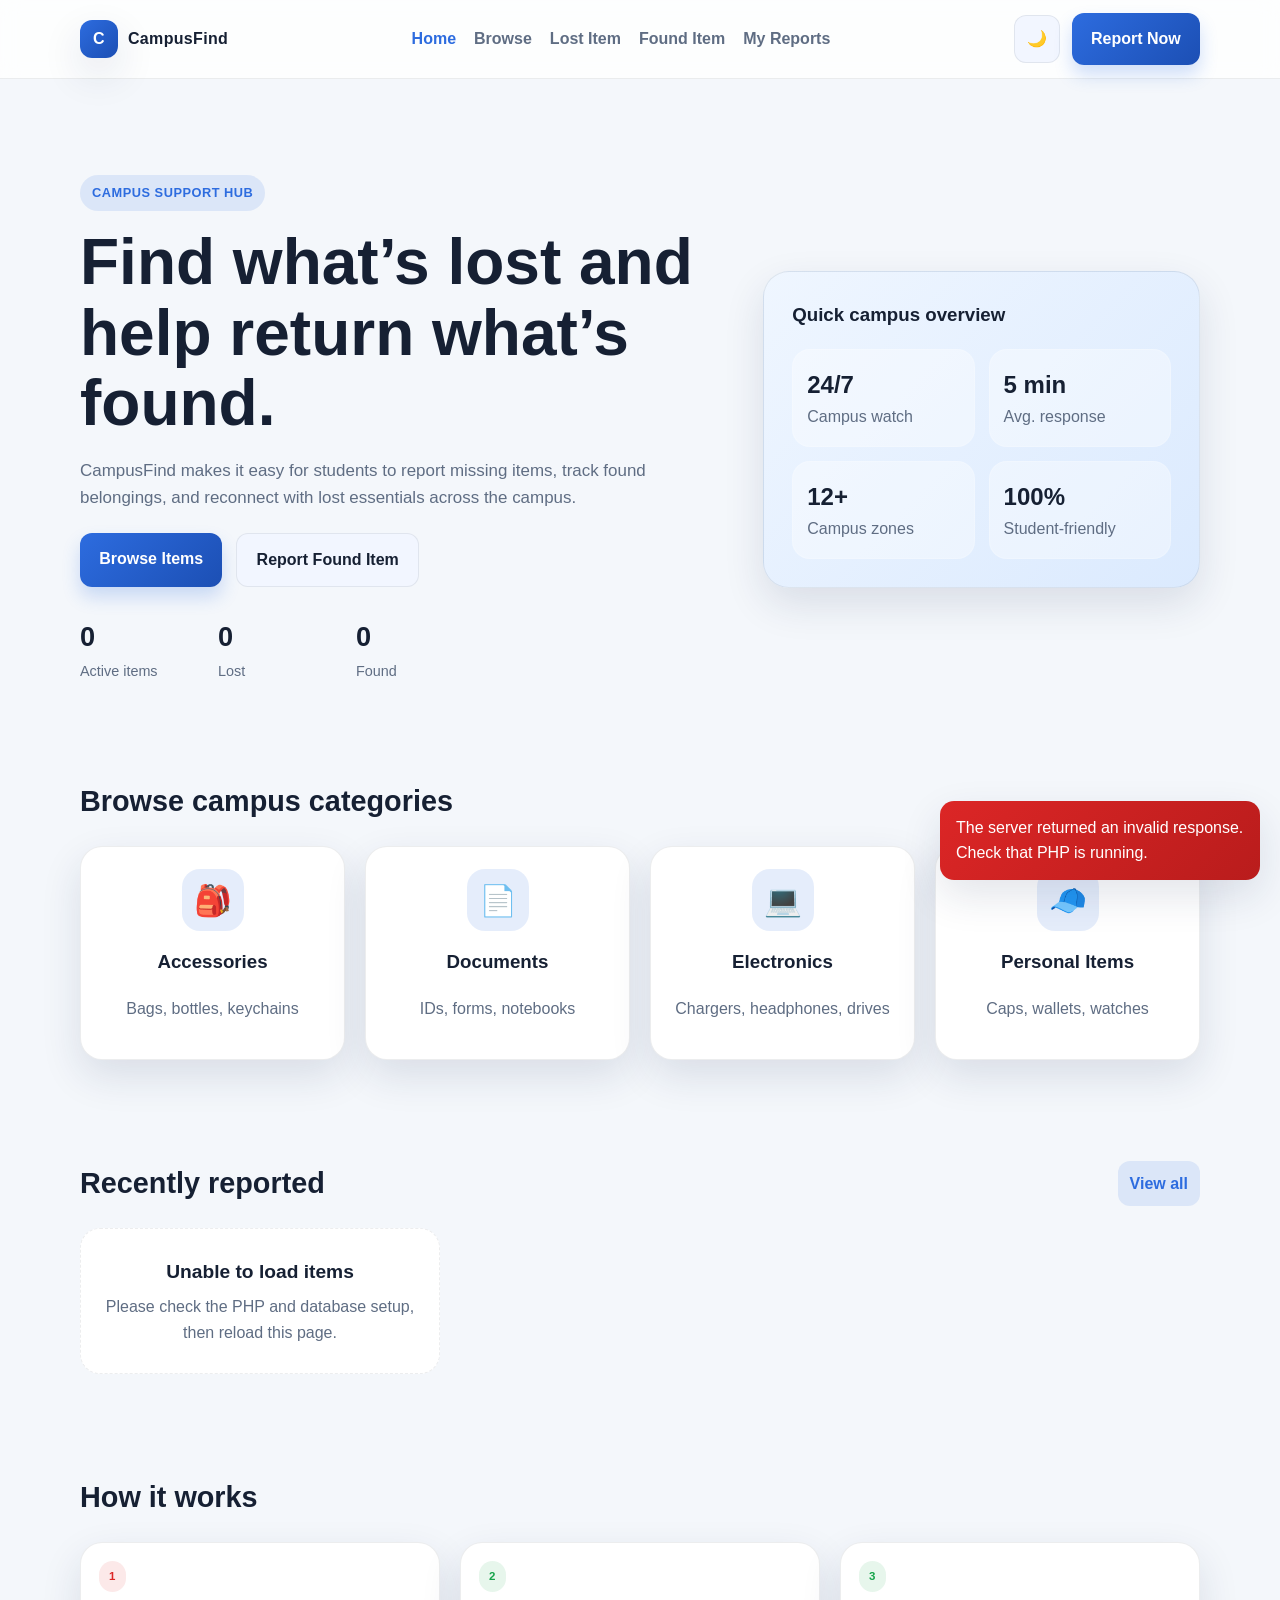
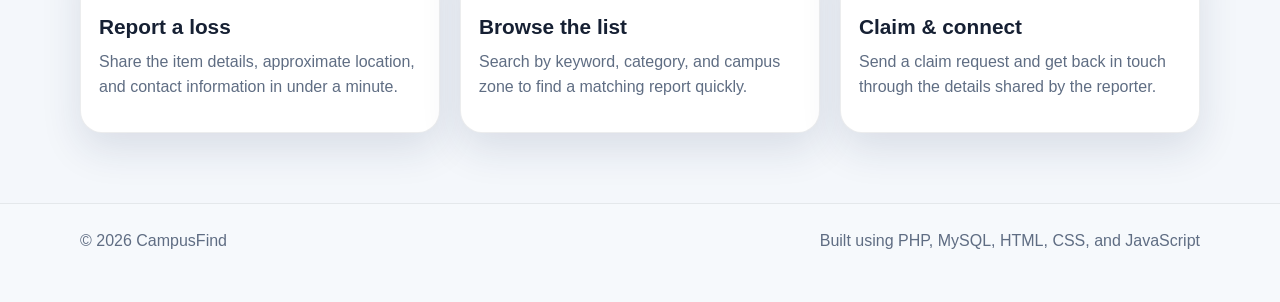
<file: CampusFind/index.html>
<!DOCTYPE html>
<html lang="en">
  <head>
    <meta charset="UTF-8" />
    <meta name="viewport" content="width=device-width, initial-scale=1.0" />
    <title>CampusFind | Lost & Found</title>
    <link rel="stylesheet" href="assets/css/styles.css" />
  </head>
  <body data-page="home">
    <header class="site-header">
      <div class="container nav">
        <a href="index.html" class="brand">
          <span class="brand-mark">C</span>
          <span>CampusFind</span>
        </a>

        <button class="nav-toggle" aria-label="Open menu">☰</button>

        <nav class="nav-links" aria-label="Main navigation">
          <a href="index.html" class="active">Home</a>
          <a href="browse.html">Browse</a>
          <a href="report-lost.html">Lost Item</a>
          <a href="report-found.html">Found Item</a>
          <a href="my-reports.html">My Reports</a>
        </nav>

        <div class="header-actions">
          <button class="theme-toggle" type="button" data-theme-toggle aria-label="Toggle theme">🌙</button>
          <a href="report-lost.html" class="primary-btn">Report Now</a>
        </div>
      </div>
    </header>

    <main>
      <section class="hero">
        <div class="container hero-grid">
          <div class="hero-copy">
            <span class="eyebrow">Campus support hub</span>
            <h1>Find what’s lost and help return what’s found.</h1>
            <p>
              CampusFind makes it easy for students to report missing items, track found belongings,
              and reconnect with lost essentials across the campus.
            </p>
            <div class="action-row">
              <a href="browse.html" class="primary-btn">Browse Items</a>
              <a href="report-found.html" class="secondary-btn">Report Found Item</a>
            </div>
            <div class="kpis">
              <div class="kpi">
                <span class="value" id="total-items">0</span>
                <span class="label">Active items</span>
              </div>
              <div class="kpi">
                <span class="value" id="lost-items">0</span>
                <span class="label">Lost</span>
              </div>
              <div class="kpi">
                <span class="value" id="found-items">0</span>
                <span class="label">Found</span>
              </div>
            </div>
          </div>

          <div class="hero-card">
            <h3>Quick campus overview</h3>
            <div class="stats-panel">
              <div class="stat-box">
                <strong>24/7</strong>
                <span class="muted">Campus watch</span>
              </div>
              <div class="stat-box">
                <strong>5 min</strong>
                <span class="muted">Avg. response</span>
              </div>
              <div class="stat-box">
                <strong>12+</strong>
                <span class="muted">Campus zones</span>
              </div>
              <div class="stat-box">
                <strong>100%</strong>
                <span class="muted">Student-friendly</span>
              </div>
            </div>
          </div>
        </div>
      </section>

      <section class="section">
        <div class="container">
          <div class="section-header">
            <h2>Browse campus categories</h2>
          </div>
          <div class="category-grid">
            <article class="category-card">
              <div class="category-icon">🎒</div>
              <h3>Accessories</h3>
              <p class="muted">Bags, bottles, keychains</p>
            </article>
            <article class="category-card">
              <div class="category-icon">📄</div>
              <h3>Documents</h3>
              <p class="muted">IDs, forms, notebooks</p>
            </article>
            <article class="category-card">
              <div class="category-icon">💻</div>
              <h3>Electronics</h3>
              <p class="muted">Chargers, headphones, drives</p>
            </article>
            <article class="category-card">
              <div class="category-icon">🧢</div>
              <h3>Personal Items</h3>
              <p class="muted">Caps, wallets, watches</p>
            </article>
          </div>
        </div>
      </section>

      <section class="section">
        <div class="container">
          <div class="section-header">
            <h2>Recently reported</h2>
            <a class="inline-action" href="browse.html">View all</a>
          </div>
          <div id="featured-items" class="featured-grid"></div>
        </div>
      </section>

      <section class="section">
        <div class="container">
          <div class="section-header">
            <h2>How it works</h2>
          </div>
          <div class="report-grid">
            <article class="report-card">
              <div class="card-top">
                <span class="badge lost">1</span>
              </div>
              <div class="card-body">
                <h3>Report a loss</h3>
                <p>Share the item details, approximate location, and contact information in under a minute.</p>
              </div>
            </article>
            <article class="report-card">
              <div class="card-top">
                <span class="badge found">2</span>
              </div>
              <div class="card-body">
                <h3>Browse the list</h3>
                <p>Search by keyword, category, and campus zone to find a matching report quickly.</p>
              </div>
            </article>
            <article class="report-card">
              <div class="card-top">
                <span class="badge found">3</span>
              </div>
              <div class="card-body">
                <h3>Claim & connect</h3>
                <p>Send a claim request and get back in touch through the details shared by the reporter.</p>
              </div>
            </article>
          </div>
        </div>
      </section>
    </main>

    <footer>
      <div class="container footer-inner">
        <span>© 2026 CampusFind</span>
        <span>Built using PHP, MySQL, HTML, CSS, and JavaScript</span>
      </div>
    </footer>

    <script src="assets/js/app.js"></script>
  </body>
</html>
</file>
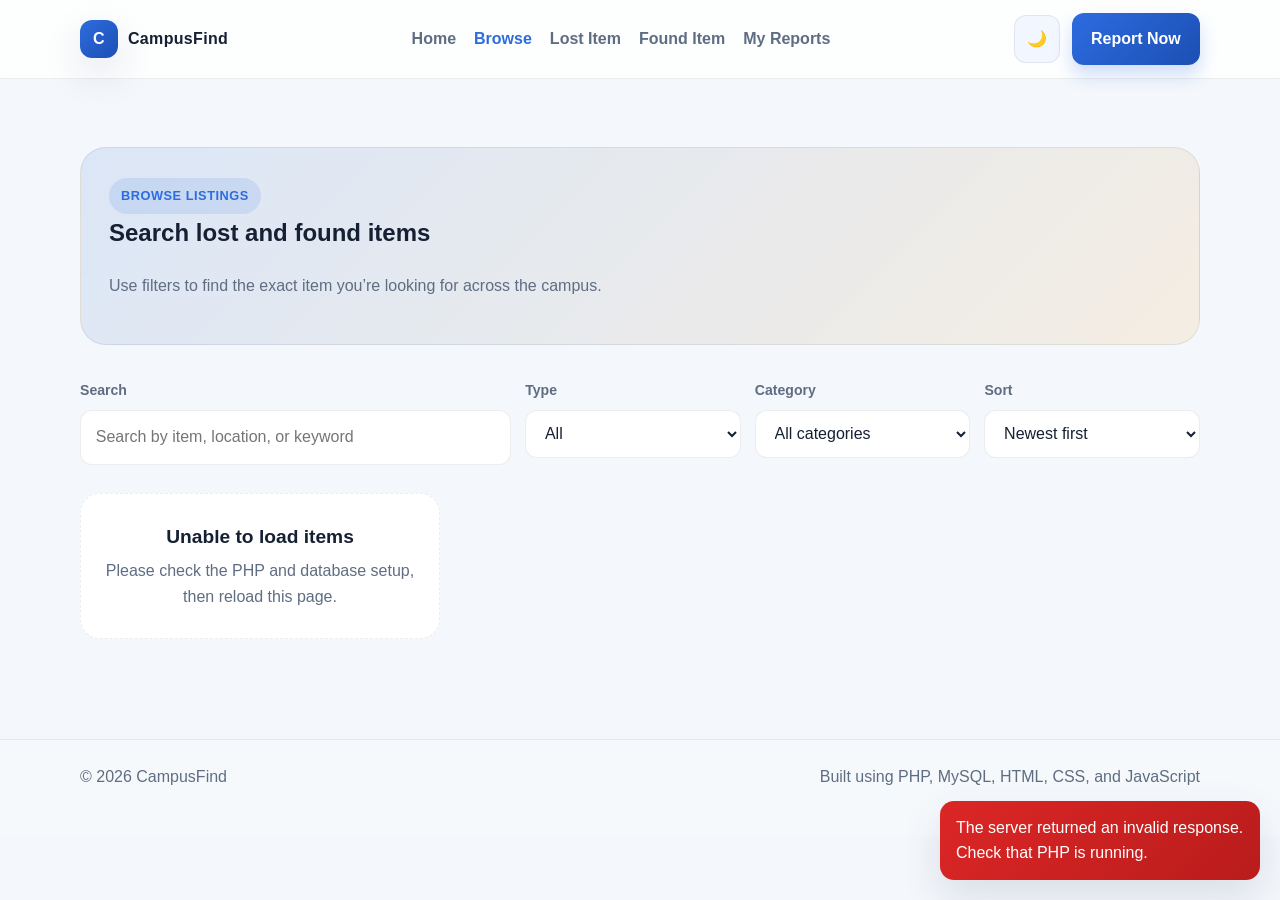
<file: CampusFind/browse.html>
<!DOCTYPE html>
<html lang="en">
  <head>
    <meta charset="UTF-8" />
    <meta name="viewport" content="width=device-width, initial-scale=1.0" />
    <title>Browse Items | CampusFind</title>
    <link rel="stylesheet" href="assets/css/styles.css" />
  </head>
  <body data-page="browse">
    <header class="site-header">
      <div class="container nav">
        <a href="index.html" class="brand">
          <span class="brand-mark">C</span>
          <span>CampusFind</span>
        </a>

        <button class="nav-toggle" aria-label="Open menu">☰</button>

        <nav class="nav-links" aria-label="Main navigation">
          <a href="index.html">Home</a>
          <a href="browse.html" class="active">Browse</a>
          <a href="report-lost.html">Lost Item</a>
          <a href="report-found.html">Found Item</a>
          <a href="my-reports.html">My Reports</a>
        </nav>

        <div class="header-actions">
          <button class="theme-toggle" type="button" data-theme-toggle aria-label="Toggle theme">🌙</button>
          <a href="report-lost.html" class="primary-btn">Report Now</a>
        </div>
      </div>
    </header>

    <main class="page-shell">
      <div class="container">
        <section class="page-banner">
          <div class="banner-shell">
            <span class="eyebrow">Browse listings</span>
            <h1>Search lost and found items</h1>
            <p class="muted">Use filters to find the exact item you’re looking for across the campus.</p>
          </div>
        </section>

        <div class="controls-row">
          <div class="field">
            <label for="search-input">Search</label>
            <input id="search-input" type="text" placeholder="Search by item, location, or keyword" />
          </div>

          <div class="field">
            <label for="type-filter">Type</label>
            <select id="type-filter">
              <option value="all">All</option>
              <option value="lost">Lost</option>
              <option value="found">Found</option>
            </select>
          </div>

          <div class="field">
            <label for="category-filter">Category</label>
            <select id="category-filter">
              <option value="all">All categories</option>
              <option value="Accessories">Accessories</option>
              <option value="Documents">Documents</option>
              <option value="Electronics">Electronics</option>
              <option value="Wallets">Wallets</option>
              <option value="Personal Items">Personal Items</option>
            </select>
          </div>

          <div class="field">
            <label for="sort-filter">Sort</label>
            <select id="sort-filter">
              <option value="newest">Newest first</option>
              <option value="oldest">Oldest first</option>
            </select>
          </div>
        </div>

        <div id="browse-grid" class="featured-grid"></div>
      </div>
    </main>

    <footer>
      <div class="container footer-inner">
        <span>© 2026 CampusFind</span>
        <span>Built using PHP, MySQL, HTML, CSS, and JavaScript</span>
      </div>
    </footer>

    <script src="assets/js/app.js"></script>
  </body>
</html>
</file>
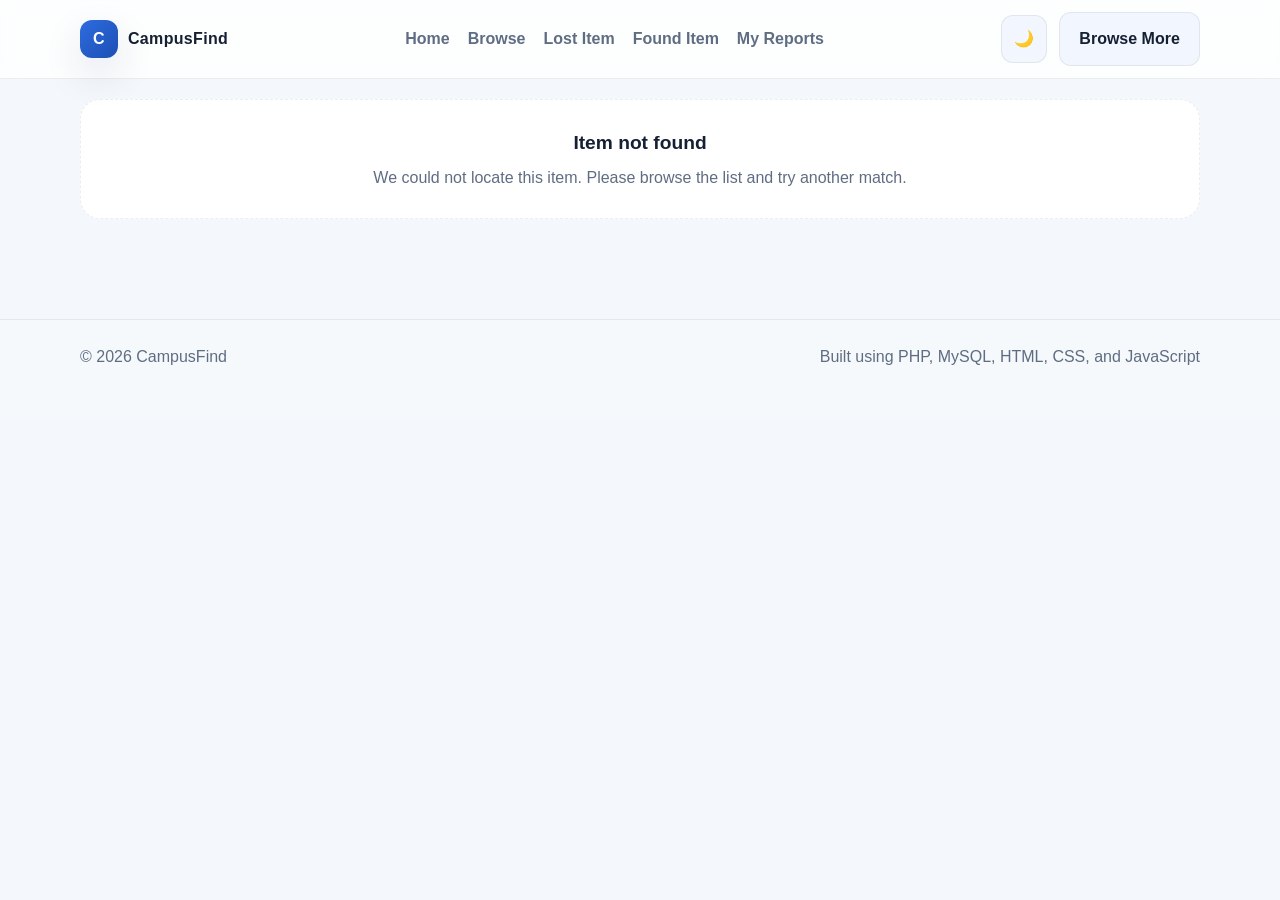
<file: CampusFind/item-details.html>
<!DOCTYPE html>
<html lang="en">
  <head>
    <meta charset="UTF-8" />
    <meta name="viewport" content="width=device-width, initial-scale=1.0" />
    <title>Item Details | CampusFind</title>
    <link rel="stylesheet" href="assets/css/styles.css" />
  </head>
  <body data-page="item-details">
    <header class="site-header">
      <div class="container nav">
        <a href="index.html" class="brand">
          <span class="brand-mark">C</span>
          <span>CampusFind</span>
        </a>

        <button class="nav-toggle" aria-label="Open menu">☰</button>

        <nav class="nav-links" aria-label="Main navigation">
          <a href="index.html">Home</a>
          <a href="browse.html">Browse</a>
          <a href="report-lost.html">Lost Item</a>
          <a href="report-found.html">Found Item</a>
          <a href="my-reports.html">My Reports</a>
        </nav>

        <div class="header-actions">
          <button class="theme-toggle" type="button" data-theme-toggle aria-label="Toggle theme">🌙</button>
          <a href="browse.html" class="secondary-btn">Browse More</a>
        </div>
      </div>
    </header>

    <main class="page-shell">
      <div class="container">
        <div id="item-details-container">
          <div class="detail-layout">
            <div class="item-hero">
              <div class="hero-top">
                <span id="detail-type" class="badge lost">LOST</span>
                <span class="muted">Item ID: #campus</span>
              </div>
              <h2 id="detail-title">Loading item...</h2>
              <p class="muted" id="detail-description">Please wait while the details are loaded.</p>

              <div class="meta-stack">
                <div class="meta-item">
                  <span>Category</span>
                  <strong id="detail-category">-</strong>
                </div>
                <div class="meta-item">
                  <span>Location</span>
                  <strong id="detail-location">-</strong>
                </div>
                <div class="meta-item">
                  <span>Date</span>
                  <strong id="detail-date">-</strong>
                </div>
              </div>
            </div>

            <aside>
              <div class="summary-card">
                <h3>Contact details</h3>
                <ul class="summary-list">
                  <li><span>Reporter</span><strong id="detail-reported-by">-</strong></li>
                  <li><span>Phone</span><strong id="detail-contact-phone">-</strong></li>
                  <li><span>Email</span><strong id="detail-contact-email">-</strong></li>
                </ul>
              </div>

              <div class="info-card" style="margin-top: 18px;">
                <h3>Claim request</h3>
                <p class="muted">Submit a request to contact the reporter directly.</p>
                <div class="claim-box">
                  <strong id="claim-count">0 requests</strong>
                </div>

                <form id="claim-form" class="claim-form" style="margin-top: 16px;">
                  <div class="field">
                    <label for="claim-name">Your name</label>
                    <input id="claim-name" type="text" placeholder="Your name" required />
                  </div>
                  <div class="field">
                    <label for="claim-phone">Phone number</label>
                    <input id="claim-phone" type="tel" placeholder="Contact number" required />
                  </div>
                  <div class="field">
                    <label for="claim-message">Message</label>
                    <textarea id="claim-message" placeholder="Tell them why this item belongs to you." required></textarea>
                  </div>
                  <button type="submit" class="primary-btn">Send Claim Request</button>
                </form>
              </div>
            </aside>
          </div>
        </div>
      </div>
    </main>

    <footer>
      <div class="container footer-inner">
        <span>© 2026 CampusFind</span>
        <span>Built using PHP, MySQL, HTML, CSS, and JavaScript</span>
      </div>
    </footer>

    <script src="assets/js/app.js"></script>
  </body>
</html>
</file>
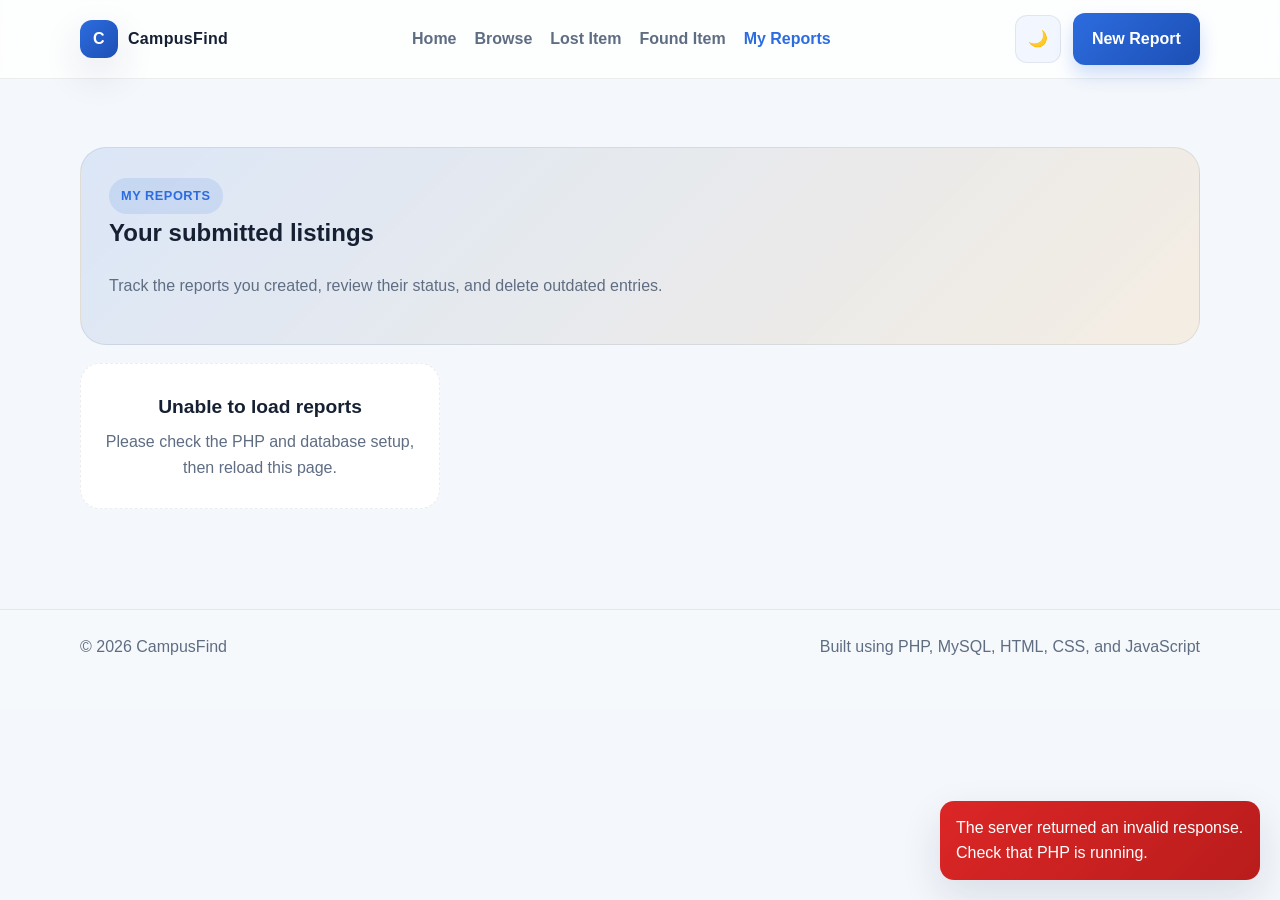
<file: CampusFind/my-reports.html>
<!DOCTYPE html>
<html lang="en">
  <head>
    <meta charset="UTF-8" />
    <meta name="viewport" content="width=device-width, initial-scale=1.0" />
    <title>My Reports | CampusFind</title>
    <link rel="stylesheet" href="assets/css/styles.css" />
  </head>
  <body data-page="my-reports">
    <header class="site-header">
      <div class="container nav">
        <a href="index.html" class="brand">
          <span class="brand-mark">C</span>
          <span>CampusFind</span>
        </a>

        <button class="nav-toggle" aria-label="Open menu">☰</button>

        <nav class="nav-links" aria-label="Main navigation">
          <a href="index.html">Home</a>
          <a href="browse.html">Browse</a>
          <a href="report-lost.html">Lost Item</a>
          <a href="report-found.html">Found Item</a>
          <a href="my-reports.html" class="active">My Reports</a>
        </nav>

        <div class="header-actions">
          <button class="theme-toggle" type="button" data-theme-toggle aria-label="Toggle theme">🌙</button>
          <a href="report-lost.html" class="primary-btn">New Report</a>
        </div>
      </div>
    </header>

    <main class="page-shell">
      <div class="container">
        <section class="page-banner">
          <div class="banner-shell">
            <span class="eyebrow">My reports</span>
            <h1>Your submitted listings</h1>
            <p class="muted">Track the reports you created, review their status, and delete outdated entries.</p>
          </div>
        </section>

        <div id="my-reports-list" class="report-grid"></div>
      </div>
    </main>

    <footer>
      <div class="container footer-inner">
        <span>© 2026 CampusFind</span>
        <span>Built using PHP, MySQL, HTML, CSS, and JavaScript</span>
      </div>
    </footer>

    <script src="assets/js/app.js"></script>
  </body>
</html>
</file>
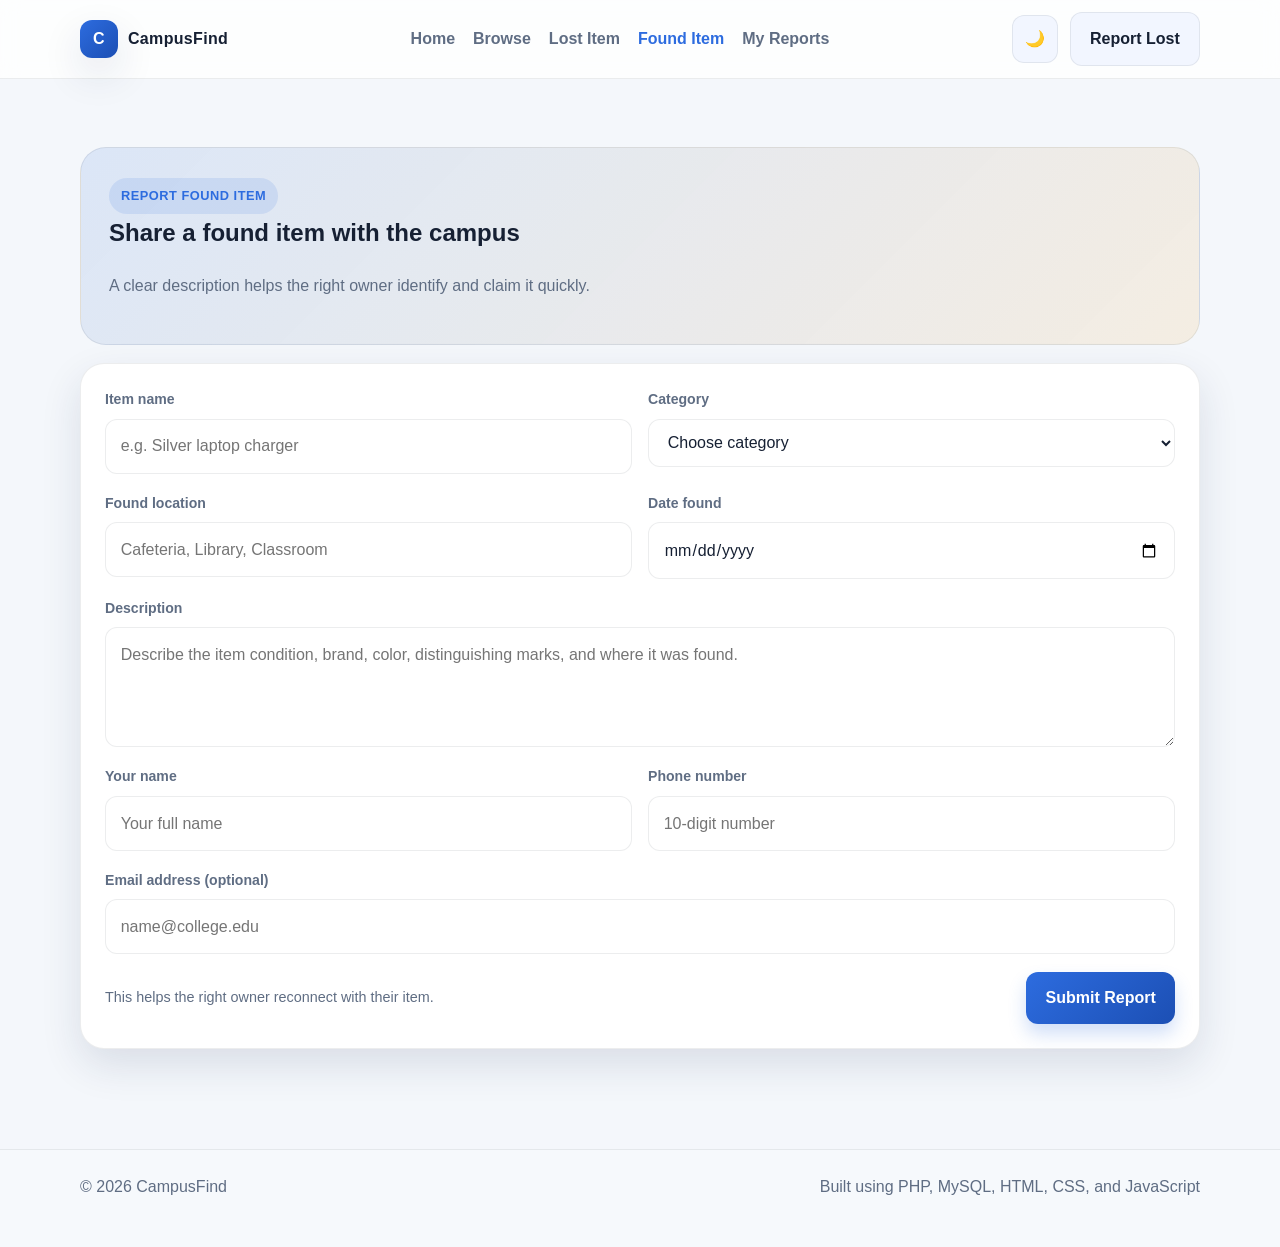
<file: CampusFind/report-found.html>
<!DOCTYPE html>
<html lang="en">
  <head>
    <meta charset="UTF-8" />
    <meta name="viewport" content="width=device-width, initial-scale=1.0" />
    <title>Report Found Item | CampusFind</title>
    <link rel="stylesheet" href="assets/css/styles.css" />
  </head>
  <body data-page="found-report">
    <header class="site-header">
      <div class="container nav">
        <a href="index.html" class="brand">
          <span class="brand-mark">C</span>
          <span>CampusFind</span>
        </a>

        <button class="nav-toggle" aria-label="Open menu">☰</button>

        <nav class="nav-links" aria-label="Main navigation">
          <a href="index.html">Home</a>
          <a href="browse.html">Browse</a>
          <a href="report-lost.html">Lost Item</a>
          <a href="report-found.html" class="active">Found Item</a>
          <a href="my-reports.html">My Reports</a>
        </nav>

        <div class="header-actions">
          <button class="theme-toggle" type="button" data-theme-toggle aria-label="Toggle theme">🌙</button>
          <a href="report-lost.html" class="secondary-btn">Report Lost</a>
        </div>
      </div>
    </header>

    <main class="page-shell">
      <div class="container">
        <section class="page-banner">
          <div class="banner-shell">
            <span class="eyebrow">Report found item</span>
            <h1>Share a found item with the campus</h1>
            <p class="muted">A clear description helps the right owner identify and claim it quickly.</p>
          </div>
        </section>

        <div class="form-card">
          <form id="report-form">
            <div class="form-grid">
              <div class="field">
                <label for="item-name">Item name</label>
                <input id="item-name" name="item-name" type="text" placeholder="e.g. Silver laptop charger" required />
              </div>

              <div class="field">
                <label for="item-category">Category</label>
                <select id="item-category" name="item-category" required>
                  <option value="">Choose category</option>
                  <option value="Accessories">Accessories</option>
                  <option value="Documents">Documents</option>
                  <option value="Electronics">Electronics</option>
                  <option value="Wallets">Wallets</option>
                  <option value="Personal Items">Personal Items</option>
                </select>
              </div>

              <div class="field">
                <label for="item-location">Found location</label>
                <input id="item-location" name="item-location" type="text" placeholder="Cafeteria, Library, Classroom" required />
              </div>

              <div class="field">
                <label for="item-date">Date found</label>
                <input id="item-date" name="item-date" type="date" required />
              </div>

              <div class="field full">
                <label for="item-description">Description</label>
                <textarea id="item-description" name="item-description" placeholder="Describe the item condition, brand, color, distinguishing marks, and where it was found." required></textarea>
              </div>

              <div class="field">
                <label for="contact-name">Your name</label>
                <input id="contact-name" name="contact-name" type="text" placeholder="Your full name" required />
              </div>

              <div class="field">
                <label for="contact-phone">Phone number</label>
                <input id="contact-phone" name="contact-phone" type="tel" placeholder="10-digit number" required />
              </div>

              <div class="field full">
                <label for="contact-email">Email address (optional)</label>
                <input id="contact-email" name="contact-email" type="email" placeholder="name@college.edu" />
              </div>
            </div>

            <div class="form-footer">
              <span class="subtle-text">This helps the right owner reconnect with their item.</span>
              <button type="submit" class="primary-btn">Submit Report</button>
            </div>
          </form>
        </div>
      </div>
    </main>

    <footer>
      <div class="container footer-inner">
        <span>© 2026 CampusFind</span>
        <span>Built using PHP, MySQL, HTML, CSS, and JavaScript</span>
      </div>
    </footer>

    <script src="assets/js/app.js"></script>
  </body>
</html>
</file>
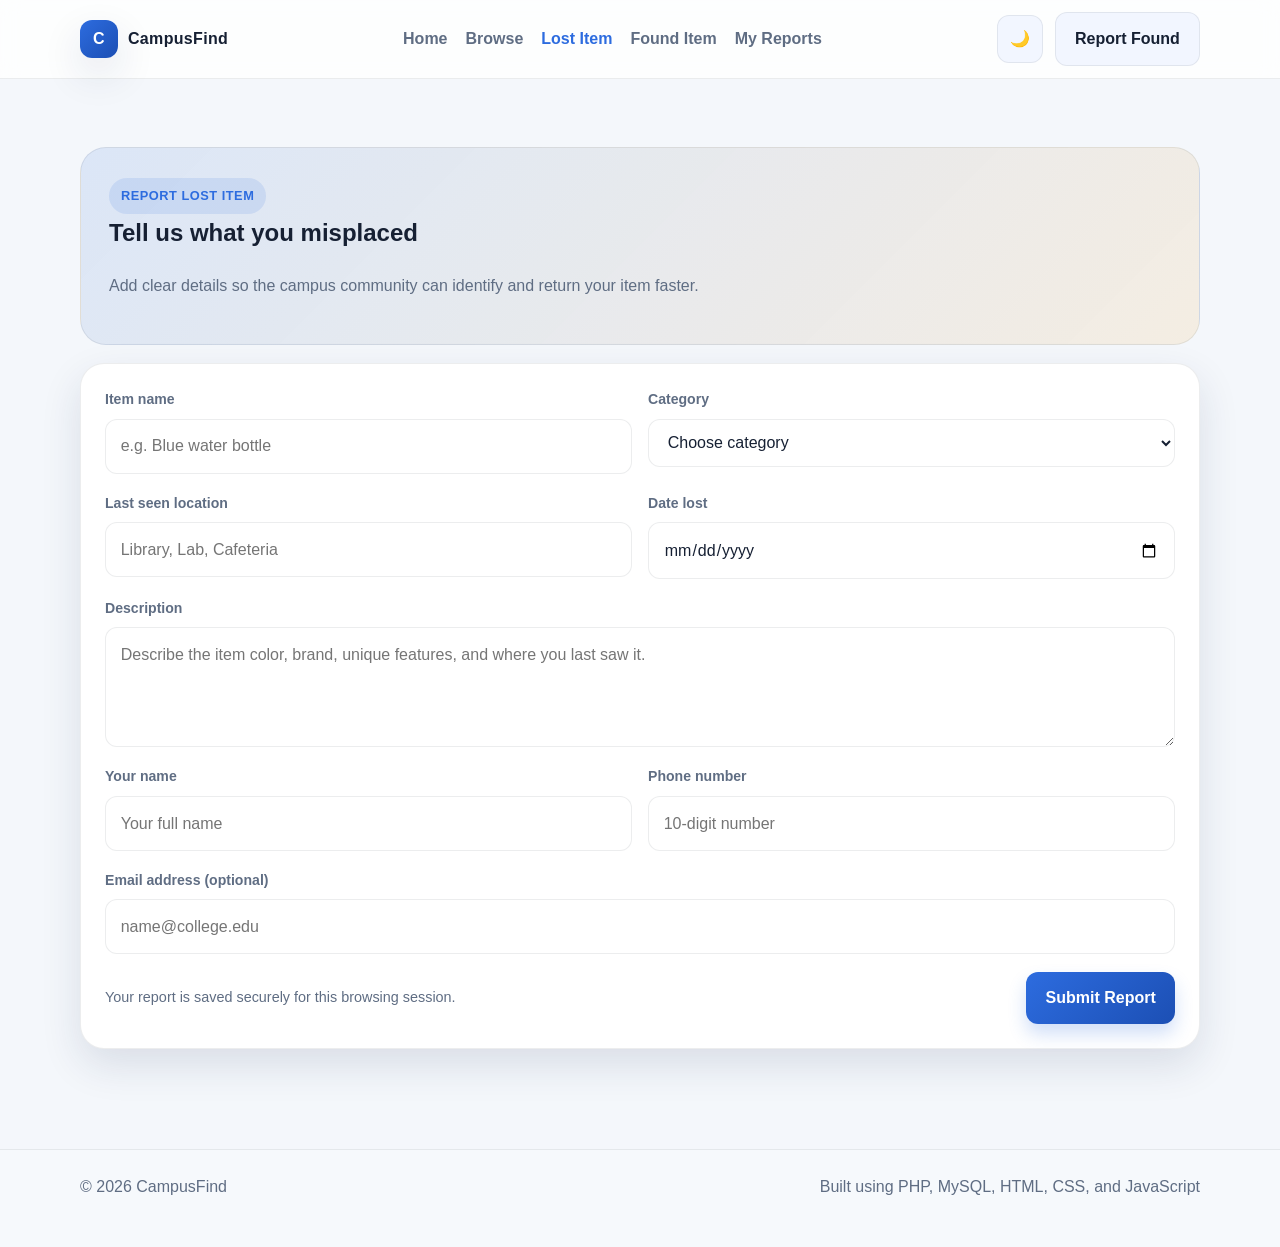
<file: CampusFind/report-lost.html>
<!DOCTYPE html>
<html lang="en">
  <head>
    <meta charset="UTF-8" />
    <meta name="viewport" content="width=device-width, initial-scale=1.0" />
    <title>Report Lost Item | CampusFind</title>
    <link rel="stylesheet" href="assets/css/styles.css" />
  </head>
  <body data-page="lost-report">
    <header class="site-header">
      <div class="container nav">
        <a href="index.html" class="brand">
          <span class="brand-mark">C</span>
          <span>CampusFind</span>
        </a>

        <button class="nav-toggle" aria-label="Open menu">☰</button>

        <nav class="nav-links" aria-label="Main navigation">
          <a href="index.html">Home</a>
          <a href="browse.html">Browse</a>
          <a href="report-lost.html" class="active">Lost Item</a>
          <a href="report-found.html">Found Item</a>
          <a href="my-reports.html">My Reports</a>
        </nav>

        <div class="header-actions">
          <button class="theme-toggle" type="button" data-theme-toggle aria-label="Toggle theme">🌙</button>
          <a href="report-found.html" class="secondary-btn">Report Found</a>
        </div>
      </div>
    </header>

    <main class="page-shell">
      <div class="container">
        <section class="page-banner">
          <div class="banner-shell">
            <span class="eyebrow">Report lost item</span>
            <h1>Tell us what you misplaced</h1>
            <p class="muted">Add clear details so the campus community can identify and return your item faster.</p>
          </div>
        </section>

        <div class="form-card">
          <form id="report-form">
            <div class="form-grid">
              <div class="field">
                <label for="item-name">Item name</label>
                <input id="item-name" name="item-name" type="text" placeholder="e.g. Blue water bottle" required />
              </div>

              <div class="field">
                <label for="item-category">Category</label>
                <select id="item-category" name="item-category" required>
                  <option value="">Choose category</option>
                  <option value="Accessories">Accessories</option>
                  <option value="Documents">Documents</option>
                  <option value="Electronics">Electronics</option>
                  <option value="Wallets">Wallets</option>
                  <option value="Personal Items">Personal Items</option>
                </select>
              </div>

              <div class="field">
                <label for="item-location">Last seen location</label>
                <input id="item-location" name="item-location" type="text" placeholder="Library, Lab, Cafeteria" required />
              </div>

              <div class="field">
                <label for="item-date">Date lost</label>
                <input id="item-date" name="item-date" type="date" required />
              </div>

              <div class="field full">
                <label for="item-description">Description</label>
                <textarea id="item-description" name="item-description" placeholder="Describe the item color, brand, unique features, and where you last saw it." required></textarea>
              </div>

              <div class="field">
                <label for="contact-name">Your name</label>
                <input id="contact-name" name="contact-name" type="text" placeholder="Your full name" required />
              </div>

              <div class="field">
                <label for="contact-phone">Phone number</label>
                <input id="contact-phone" name="contact-phone" type="tel" placeholder="10-digit number" required />
              </div>

              <div class="field full">
                <label for="contact-email">Email address (optional)</label>
                <input id="contact-email" name="contact-email" type="email" placeholder="name@college.edu" />
              </div>
            </div>

            <div class="form-footer">
              <span class="subtle-text">Your report is saved securely for this browsing session.</span>
              <button type="submit" class="primary-btn">Submit Report</button>
            </div>
          </form>
        </div>
      </div>
    </main>

    <footer>
      <div class="container footer-inner">
        <span>© 2026 CampusFind</span>
        <span>Built using PHP, MySQL, HTML, CSS, and JavaScript</span>
      </div>
    </footer>

    <script src="assets/js/app.js"></script>
  </body>
</html>
</file>
<file: CampusFind/assets/css/styles.css>
:root {
  --bg: #f4f7fb;
  --bg-soft: #eef4ff;
  --surface: #ffffff;
  --surface-alt: #f2f6ff;
  --primary: #2d6cdf;
  --primary-dark: #1c4fb4;
  --primary-soft: rgba(45, 108, 223, 0.12);
  --accent: #f59e0b;
  --success: #16a34a;
  --danger: #dc2626;
  --text: #162033;
  --muted: #5f6d83;
  --border: rgba(20, 27, 45, 0.08);
  --shadow: 0 16px 40px rgba(25, 43, 79, 0.12);
  --card-gradient: linear-gradient(135deg, #eff6ff 0%, #dbeafe 100%);
}

:root[data-theme='dark'] {
  --bg: #0d1321;
  --bg-soft: #111b2d;
  --surface: #141d2d;
  --surface-alt: #1a2940;
  --primary: #78a9ff;
  --primary-dark: #5a8ef0;
  --primary-soft: rgba(120, 169, 255, 0.12);
  --accent: #fbbf24;
  --success: #4ade80;
  --danger: #f87171;
  --text: #edf3ff;
  --muted: #b4bfd1;
  --border: rgba(255, 255, 255, 0.08);
  --shadow: 0 16px 40px rgba(2, 8, 18, 0.45);
  --card-gradient: linear-gradient(135deg, #101a2f 0%, #152745 100%);
}

* {
  box-sizing: border-box;
}

html {
  scroll-behavior: smooth;
}

body {
  margin: 0;
  font-family: 'Segoe UI', Tahoma, Geneva, Verdana, sans-serif;
  background: var(--bg);
  color: var(--text);
  line-height: 1.6;
}

a {
  color: inherit;
  text-decoration: none;
}

img {
  max-width: 100%;
  display: block;
}

button,
input,
select,
textarea {
  font: inherit;
}

button {
  cursor: pointer;
}

.container {
  width: min(1120px, calc(100% - 32px));
  margin: 0 auto;
}

.site-header {
  position: sticky;
  top: 0;
  z-index: 50;
  background: rgba(255, 255, 255, 0.8);
  backdrop-filter: blur(10px);
  border-bottom: 1px solid var(--border);
}

:root[data-theme='dark'] .site-header {
  background: rgba(13, 19, 33, 0.8);
}

.nav {
  display: flex;
  align-items: center;
  justify-content: space-between;
  min-height: 78px;
  gap: 20px;
}

.brand {
  display: inline-flex;
  align-items: center;
  gap: 10px;
  font-weight: 800;
  letter-spacing: 0.02em;
  color: var(--text);
}

.brand-mark {
  width: 38px;
  height: 38px;
  display: grid;
  place-items: center;
  background: linear-gradient(135deg, var(--primary), var(--primary-dark));
  color: white;
  border-radius: 12px;
  box-shadow: var(--shadow);
}

.nav-links {
  display: flex;
  align-items: center;
  gap: 18px;
}

.nav-links a {
  color: var(--muted);
  font-weight: 600;
  transition: color 0.2s ease;
}

.nav-links a:hover,
.nav-links a.active {
  color: var(--primary);
}

.header-actions {
  display: flex;
  align-items: center;
  gap: 12px;
}

.theme-toggle,
.icon-button,
.primary-btn,
.secondary-btn,
.filter-btn,
.inline-action {
  border: none;
  border-radius: 12px;
  transition: transform 0.2s ease, box-shadow 0.2s ease, opacity 0.2s ease;
}

.theme-toggle {
  background: var(--surface-alt);
  color: var(--text);
  padding: 10px 12px;
  border: 1px solid var(--border);
}

.primary-btn,
.secondary-btn,
.filter-btn,
.inline-action {
  padding: 0.82rem 1.2rem;
  font-weight: 700;
}

.primary-btn {
  background: linear-gradient(135deg, var(--primary), var(--primary-dark));
  color: white;
  box-shadow: 0 10px 18px rgba(45, 108, 223, 0.22);
}

.secondary-btn {
  background: var(--surface-alt);
  color: var(--text);
  border: 1px solid var(--border);
}

.primary-btn:hover,
.secondary-btn:hover,
.theme-toggle:hover,
.filter-btn:hover,
.inline-action:hover,
.icon-button:hover {
  transform: translateY(-1px);
}

.nav-toggle {
  display: none;
  background: var(--surface-alt);
  border: 1px solid var(--border);
  border-radius: 10px;
  color: var(--text);
  padding: 8px 10px;
}

.hero {
  padding: 72px 0 40px;
}

.hero-grid {
  display: grid;
  grid-template-columns: 1.2fr 0.8fr;
  gap: 28px;
  align-items: center;
}

.hero-copy {
  padding: 24px 0;
}

.eyebrow {
  display: inline-flex;
  align-items: center;
  gap: 8px;
  padding: 8px 12px;
  border-radius: 999px;
  background: var(--primary-soft);
  color: var(--primary);
  font-weight: 700;
  font-size: 0.8rem;
  letter-spacing: 0.04em;
  text-transform: uppercase;
}

h1,
h2,
h3,
h4,
p {
  margin-top: 0;
}

.hero-copy h1 {
  font-size: clamp(2.3rem, 5vw, 4rem);
  line-height: 1.1;
  margin: 16px 0 18px;
}

.hero-copy p {
  color: var(--muted);
  font-size: 1.06rem;
  max-width: 62ch;
  margin-bottom: 22px;
}

.action-row {
  display: flex;
  flex-wrap: wrap;
  gap: 14px;
  margin-bottom: 28px;
}

.kpis {
  display: flex;
  flex-wrap: wrap;
  gap: 18px;
}

.kpi {
  min-width: 120px;
}

.kpi .value {
  display: block;
  font-size: 1.7rem;
  font-weight: 800;
  color: var(--text);
}

.kpi .label {
  color: var(--muted);
  font-size: 0.9rem;
}

.hero-card {
  background: var(--card-gradient);
  border: 1px solid var(--border);
  border-radius: 26px;
  padding: 28px;
  box-shadow: var(--shadow);
}

.stats-panel {
  display: grid;
  grid-template-columns: repeat(2, minmax(120px, 1fr));
  gap: 14px;
  margin-top: 18px;
}

.stat-box {
  background: rgba(255, 255, 255, 0.38);
  border-radius: 18px;
  padding: 16px 14px;
  border: 1px solid rgba(255, 255, 255, 0.18);
}

.stat-box strong {
  font-size: 1.5rem;
  display: block;
}

.section {
  padding: 30px 0 70px;
}

.section-header {
  display: flex;
  align-items: end;
  justify-content: space-between;
  gap: 20px;
  margin-bottom: 22px;
}

.section-header h2 {
  font-size: clamp(1.8rem, 2vw, 2.5rem);
  margin-bottom: 0;
}

.muted {
  color: var(--muted);
}

.card-grid,
.featured-grid,
.category-grid,
.report-grid {
  display: grid;
  gap: 20px;
}

.category-grid {
  grid-template-columns: repeat(4, minmax(190px, 1fr));
}

.category-card,
.featured-card,
.report-card,
.item-card,
.info-card,
.summary-card {
  background: var(--surface);
  border: 1px solid var(--border);
  border-radius: 22px;
  box-shadow: var(--shadow);
}

.category-card {
  padding: 22px 18px;
  text-align: center;
}

.category-icon {
  width: 62px;
  height: 62px;
  margin: 0 auto 16px;
  border-radius: 18px;
  display: grid;
  place-items: center;
  font-size: 1.9rem;
  background: var(--primary-soft);
  color: var(--primary);
}

.featured-grid,
.report-grid {
  grid-template-columns: repeat(3, minmax(220px, 1fr));
}

.featured-card,
.report-card {
  overflow: hidden;
}

.card-top {
  display: flex;
  align-items: center;
  justify-content: space-between;
  gap: 10px;
  padding: 18px 18px 8px;
}

.badge {
  display: inline-flex;
  align-items: center;
  justify-content: center;
  padding: 6px 10px;
  border-radius: 999px;
  font-size: 0.72rem;
  font-weight: 800;
  letter-spacing: 0.03em;
  text-transform: uppercase;
}

.badge.lost {
  background: rgba(220, 38, 38, 0.1);
  color: var(--danger);
}

.badge.found {
  background: rgba(22, 163, 74, 0.1);
  color: var(--success);
}

.card-top .date {
  color: var(--muted);
  font-size: 0.8rem;
}

.item-card {
  padding: 18px;
}

.card-body {
  padding: 0 18px 18px;
}

.item-card h3,
.featured-card h3,
.report-card h3 {
  margin: 10px 0 6px;
  font-size: 1.3rem;
}

.meta-row {
  display: flex;
  flex-wrap: wrap;
  gap: 8px 12px;
  color: var(--muted);
  font-size: 0.82rem;
  margin-bottom: 10px;
}

.meta-pill {
  display: inline-flex;
  align-items: center;
  gap: 6px;
  padding: 5px 8px;
  border-radius: 999px;
  background: var(--surface-alt);
}

.item-card p,
.featured-card p,
.report-card p,
.summary-card p,
.info-card p {
  color: var(--muted);
  margin-bottom: 14px;
}

.card-actions {
  display: flex;
  justify-content: space-between;
  align-items: center;
  gap: 10px;
  margin-top: 18px;
}

.inline-action {
  background: var(--primary-soft);
  color: var(--primary);
  padding: 10px 12px;
  font-weight: 700;
}

.inline-action.ghost {
  background: transparent;
  border: 1px solid var(--border);
  color: var(--muted);
}

.page-banner {
  padding: 48px 0 18px;
}

.page-banner .banner-shell {
  background: linear-gradient(135deg, var(--primary-soft), rgba(245, 158, 11, 0.1));
  border: 1px solid var(--border);
  border-radius: 26px;
  padding: 30px 28px;
}

.controls-row {
  display: grid;
  grid-template-columns: 2fr 1fr 1fr 1fr;
  gap: 14px;
  margin: 16px 0 28px;
}

.field,
.input-group {
  display: flex;
  flex-direction: column;
  gap: 8px;
}

.field label,
.form-grid label {
  font-size: 0.88rem;
  font-weight: 700;
  color: var(--muted);
}

input,
select,
textarea {
  width: 100%;
  border: 1px solid var(--border);
  border-radius: 12px;
  background: var(--surface);
  color: var(--text);
  padding: 0.85rem 0.92rem;
  outline: none;
  transition: border-color 0.2s ease, box-shadow 0.2s ease;
}

input:focus,
select:focus,
textarea:focus {
  border-color: var(--primary);
  box-shadow: 0 0 0 4px rgba(45, 108, 223, 0.12);
}

textarea {
  resize: vertical;
  min-height: 120px;
}

.page-shell {
  padding: 20px 0 100px;
}

.form-card,
.detail-layout,
.summary-card,
.info-card {
  background: var(--surface);
  border: 1px solid var(--border);
  border-radius: 24px;
  box-shadow: var(--shadow);
}

.form-card {
  padding: 24px;
}

.form-grid {
  display: grid;
  grid-template-columns: repeat(2, minmax(220px, 1fr));
  gap: 18px 16px;
}

.form-grid .full {
  grid-column: 1 / -1;
}

.form-footer {
  display: flex;
  justify-content: space-between;
  align-items: center;
  gap: 12px;
  margin-top: 18px;
}

.subtle-text {
  font-size: 0.9rem;
  color: var(--muted);
}

.detail-layout {
  display: grid;
  grid-template-columns: 1.5fr 0.9fr;
  gap: 22px;
  padding: 24px;
}

.item-hero {
  border-radius: 24px;
  background: var(--card-gradient);
  border: 1px solid var(--border);
  padding: 26px;
}

.item-hero .hero-top {
  display: flex;
  align-items: center;
  justify-content: space-between;
  gap: 12px;
  margin-bottom: 16px;
}

.item-hero h2 {
  font-size: clamp(2rem, 4vw, 2.8rem);
  margin-bottom: 10px;
}

.meta-stack {
  display: grid;
  gap: 12px;
  margin-top: 18px;
}

.meta-item {
  display: flex;
  justify-content: space-between;
  gap: 12px;
  padding: 10px 0;
  border-bottom: 1px solid var(--border);
}

.meta-item span:first-child {
  color: var(--muted);
}

.claim-box {
  background: var(--surface-alt);
  border: 1px solid var(--border);
  border-radius: 18px;
  padding: 18px;
}

.claim-box h3,
.summary-card h3,
.info-card h3 {
  margin-bottom: 12px;
}

.claim-form {
  display: grid;
  gap: 14px;
}

.summary-card,
.info-card {
  padding: 20px;
}

.summary-list {
  list-style: none;
  margin: 0;
  padding: 0;
  display: grid;
  gap: 12px;
}

.summary-list li {
  display: flex;
  align-items: center;
  justify-content: space-between;
  gap: 14px;
  padding: 8px 0;
  border-bottom: 1px solid var(--border);
}

.empty-state {
  background: var(--surface);
  border: 1px dashed var(--border);
  border-radius: 20px;
  padding: 28px 20px;
  text-align: center;
  color: var(--muted);
}

.empty-state strong {
  display: block;
  font-size: 1.2rem;
  color: var(--text);
  margin-bottom: 6px;
}

.toast-container {
  position: fixed;
  right: 20px;
  bottom: 20px;
  display: grid;
  gap: 10px;
  z-index: 200;
}

.toast {
  min-width: 250px;
  max-width: 320px;
  padding: 14px 16px;
  border-radius: 14px;
  color: white;
  box-shadow: var(--shadow);
  opacity: 0;
  transform: translateY(10px);
  animation: slideIn 0.25s ease forwards;
}

.toast.success {
  background: linear-gradient(135deg, var(--success), #15803d);
}

.toast.error {
  background: linear-gradient(135deg, var(--danger), #b91c1c);
}

@keyframes slideIn {
  to {
    opacity: 1;
    transform: translateY(0);
  }
}

.modal {
  position: fixed;
  inset: 0;
  background: rgba(10, 15, 26, 0.55);
  display: none;
  place-items: center;
  z-index: 100;
  padding: 16px;
}

.modal.is-open {
  display: grid;
}

.modal-box {
  width: min(560px, 100%);
  background: var(--surface);
  border: 1px solid var(--border);
  border-radius: 24px;
  box-shadow: var(--shadow);
  padding: 24px;
}

.modal-head {
  display: flex;
  align-items: center;
  justify-content: space-between;
  gap: 10px;
  margin-bottom: 16px;
}

.close-modal {
  border: none;
  background: var(--surface-alt);
  color: var(--text);
  width: 36px;
  height: 36px;
  border-radius: 10px;
}

footer {
  border-top: 1px solid var(--border);
  padding: 24px 0 48px;
  background: rgba(255, 255, 255, 0.2);
}

.footer-inner {
  display: flex;
  justify-content: space-between;
  gap: 16px;
  flex-wrap: wrap;
  color: var(--muted);
}

@media (max-width: 900px) {
  .hero-grid,
  .detail-layout,
  .controls-row,
  .category-grid,
  .featured-grid,
  .report-grid,
  .form-grid {
    grid-template-columns: 1fr 1fr;
  }

  .hero-grid,
  .detail-layout {
    grid-template-columns: 1fr;
  }

  .nav-toggle {
    display: inline-flex;
  }

  .nav-links {
    position: absolute;
    top: 78px;
    left: 16px;
    right: 16px;
    display: none;
    flex-direction: column;
    align-items: flex-start;
    background: var(--surface);
    border: 1px solid var(--border);
    border-radius: 18px;
    padding: 12px;
    box-shadow: var(--shadow);
  }

  .nav-links.is-open {
    display: flex;
  }

  .header-actions {
    margin-left: auto;
  }
}

@media (max-width: 620px) {
  .controls-row,
  .category-grid,
  .featured-grid,
  .report-grid,
  .form-grid {
    grid-template-columns: 1fr;
  }

  .section-header,
  .form-footer,
  .card-actions,
  .footer-inner {
    flex-direction: column;
    align-items: flex-start;
  }

  .hero {
    padding-top: 52px;
  }

  .hero-copy h1 {
    font-size: 2.4rem;
  }

  .action-row,
  .kpis {
    flex-direction: column;
    align-items: flex-start;
  }
}
</file>
